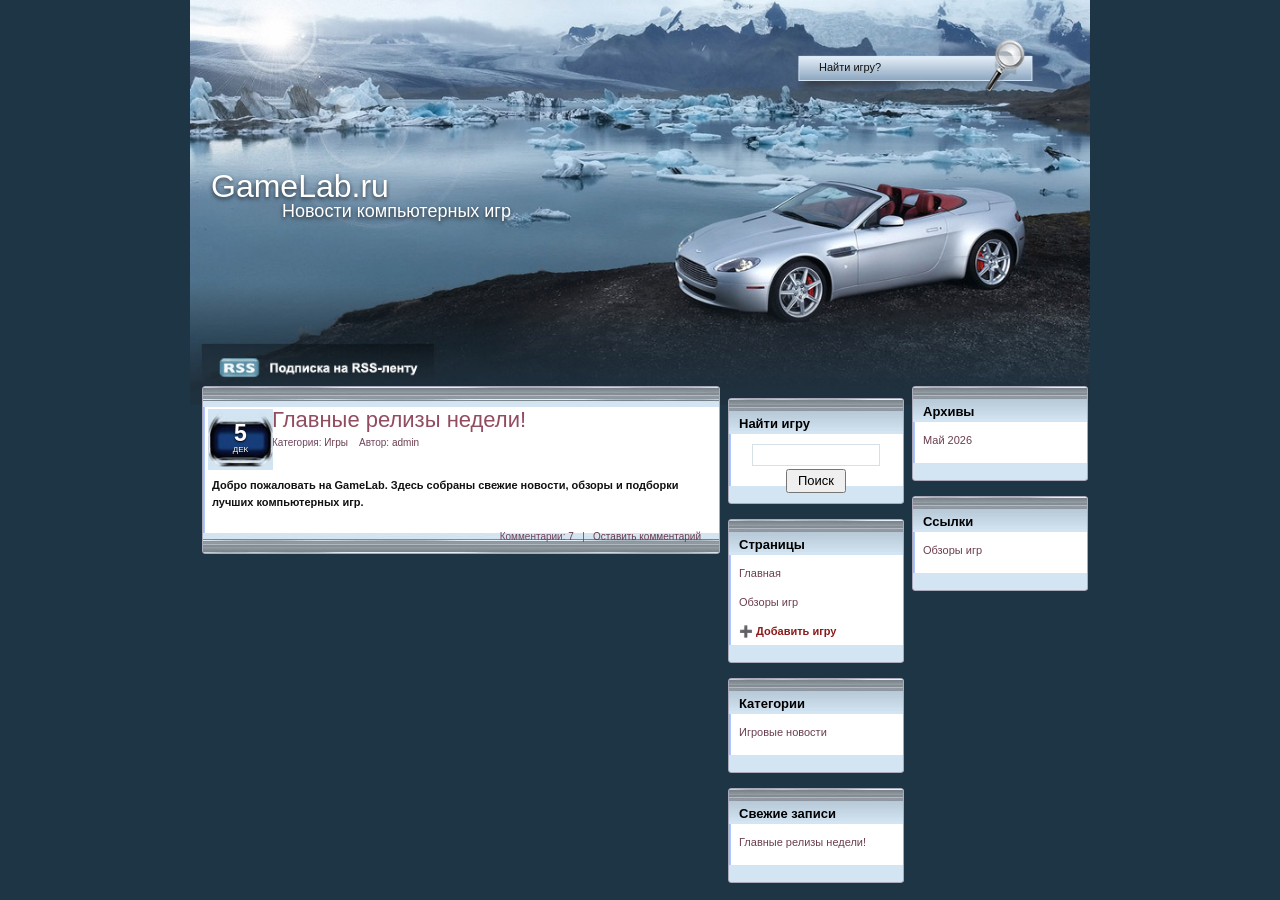
<file: index.html>
<!doctype html>
<html lang="ru">
<head>
  <meta charset="utf-8">
  <meta name="viewport" content="width=device-width, initial-scale=1.0">
  <title>GameLab.ru</title>
  <link rel="stylesheet" href="css/layout.css">
  <link rel="stylesheet" href="css/images.css">
  <link rel="stylesheet" href="css/menu.css">
  <link rel="stylesheet" href="css/text.css">
</head>
<body>
  <div class="page">
    <header class="header">
      <div class="site-title">GameLab.ru</div>
      <div class="site-description">Новости компьютерных игр</div>
      <form class="search-top" action="#" method="get">
        <input type="text" placeholder="Найти игру?">
      </form>
    </header>

    <main class="content">
      <article class="post">
        <div class="post-inner">
          <div class="post-date">
            <span class="day" id="currentDay">13</span>
            <span class="month" id="currentMonth">МАЙ</span>
          </div>
          <h1 class="post-title">Главные релизы недели!</h1>
          <div class="post-meta">Категория: <a href="#">Игры</a>&nbsp;&nbsp;&nbsp; Автор: <a href="#">admin</a></div>
          <div class="post-body">
            Добро пожаловать на GameLab. Здесь собраны свежие новости, обзоры и подборки лучших компьютерных игр.
          </div>
          <div class="post-footer">
            Комментарии: <a href="#">7</a>&nbsp;&nbsp; | &nbsp;&nbsp;<a href="#">Оставить комментарий</a>
          </div>
        </div>
      </article>

      <aside class="sidebar-column">
        <section class="sidebox">
          <div class="sidebox-title">Страницы</div>
          <div class="sidebox-content">
            <ul>
              <li><a href="index.html">Главная</a></li>
              <li><a href="Обзоры.html">Обзоры игр</a></li>
              <li><a href="Выборка.html" style="font-weight: bold; color: #8b1a1a;">➕ Добавить игру</a></li>
            </ul>
          </div>
        </section>

        <section class="sidebox">
          <div class="sidebox-title">Категории</div>
          <div class="sidebox-content">
            <ul>
              <li><a href="#">Игровые новости</a></li>
            </ul>
          </div>
        </section>

        <section class="sidebox search">
          <div class="sidebox-title">Найти игру</div>
          <div class="sidebox-content search-form">
            <form action="#" method="get">
              <input type="text" aria-label="Поиск">
              <button type="submit">Поиск</button>
            </form>
          </div>
        </section>

        <section class="sidebox">
          <div class="sidebox-title">Свежие записи</div>
          <div class="sidebox-content">
            <ul>
              <li><a href="#">Главные релизы недели!</a></li>
            </ul>
          </div>
        </section>
      </aside>

      <aside class="sidebar-column">
        <section class="sidebox">
          <div class="sidebox-title">Архивы</div>
          <div class="sidebox-content">
            <ul>
              <li><a href="#">Май 2026</a></li>
            </ul>
          </div>
        </section>

        <section class="sidebox">
          <div class="sidebox-title">Ссылки</div>
          <div class="sidebox-content">
            <ul>
              <li><a href="Обзоры.html">Обзоры игр</a></li>
            </ul>
          </div>
        </section>
      </aside>
    </main>
  </div>

  <script>
    const date = new Date();
    const day = date.getDate();
    const months = ['ЯНВ', 'ФЕВ', 'МАР', 'АПР', 'МАЙ', 'ИЮН', 'ИЮЛ', 'АВГ', 'СЕН', 'ОКТ', 'НОЯ', 'ДЕК'];
    const month = months[date.getMonth()];
    
    document.getElementById('currentDay').textContent = day;
    document.getElementById('currentMonth').textContent = month;
  </script>
</body>
</html>
</file>
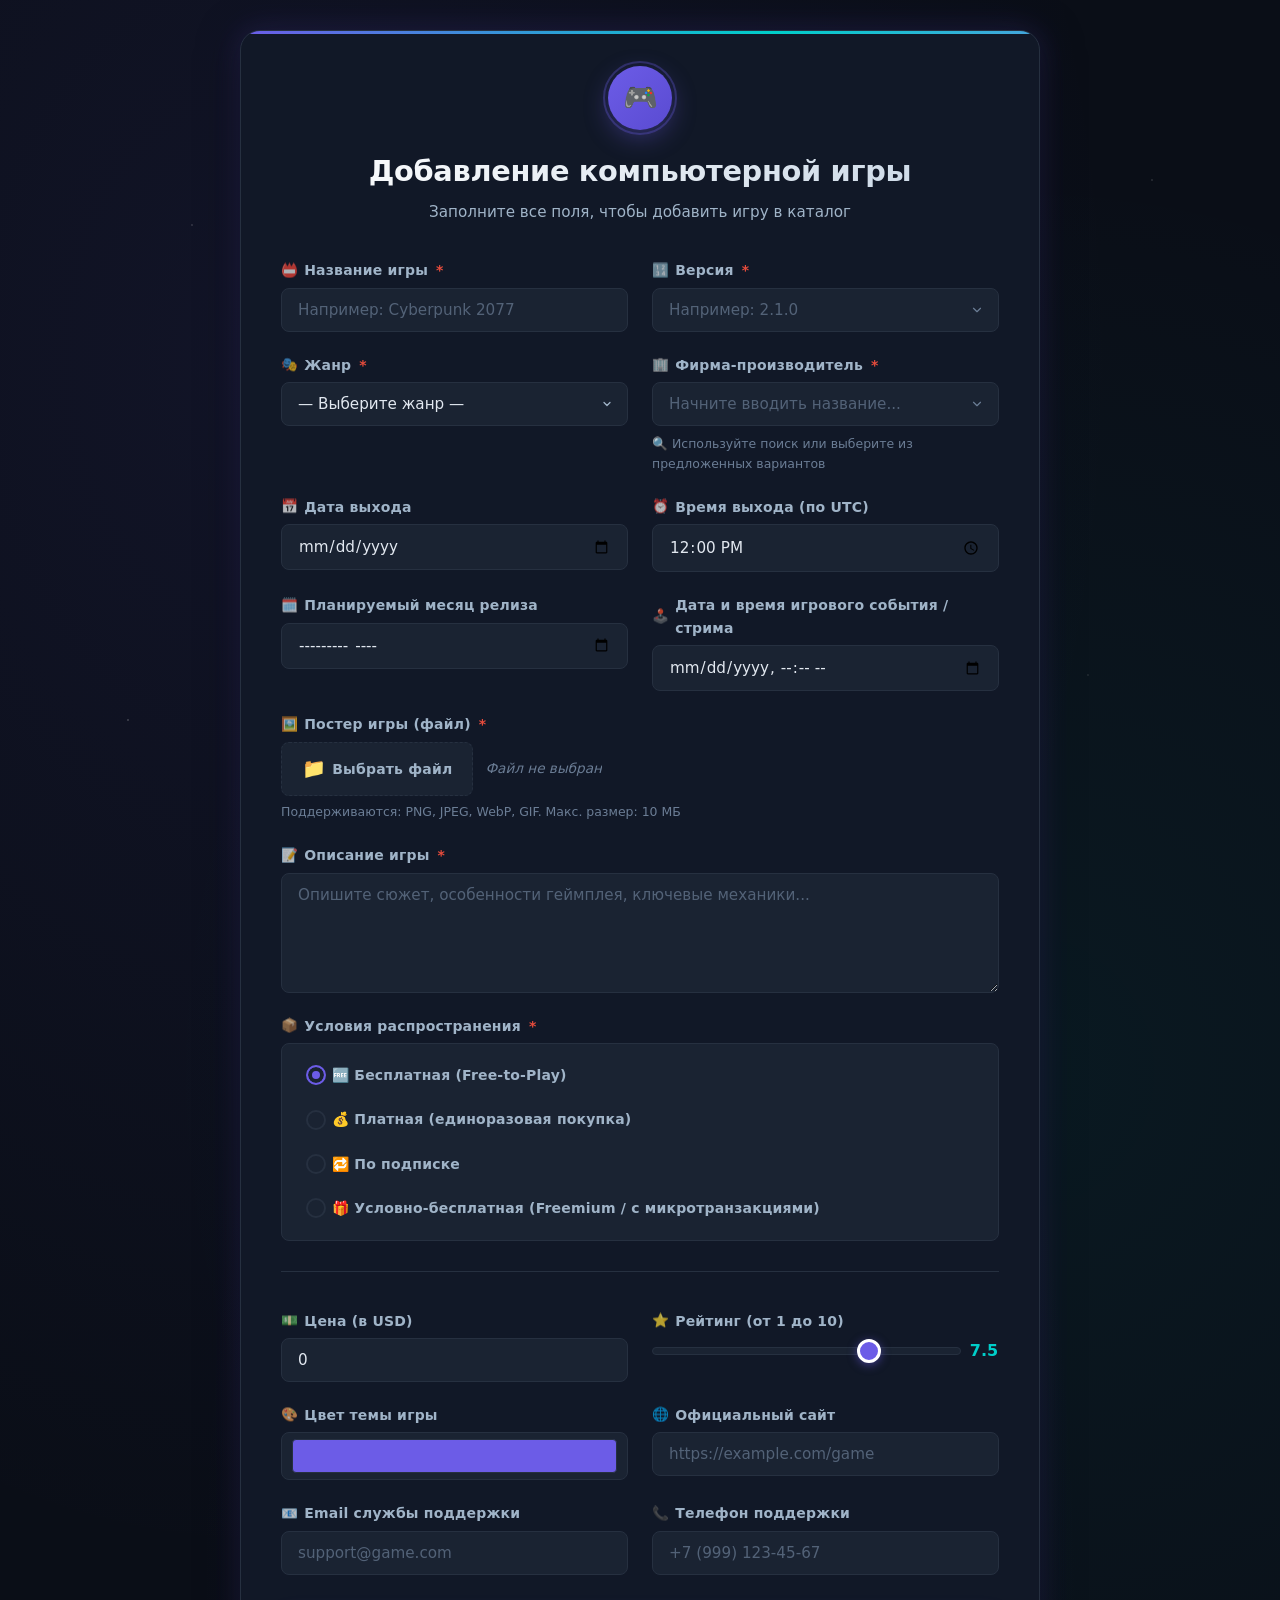
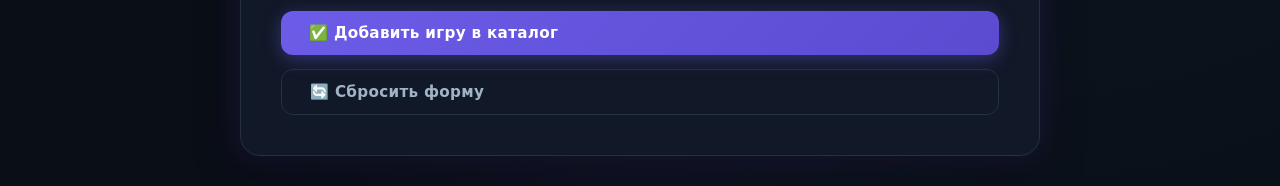
<file: Выборка.html>
<!DOCTYPE html>
<html lang="ru">
<head>
  <meta charset="UTF-8">
  <meta name="viewport" content="width=device-width, initial-scale=1.0">
  <title>Добавление компьютерной игры</title>
  <style>
    :root {
      --bg: #0a0e17;
      --surface: #111827;
      --surface-light: #1a2332;
      --primary: #6c5ce7;
      --primary-glow: #8b7cf0;
      --accent: #00cec9;
      --accent-glow: #00e5e0;
      --text: #e2e8f0;
      --text-secondary: #a0b4c8;
      --text-muted: #6b7d95;
      --border: #263040;
      --border-focus: #6c5ce7;
      --danger: #e74c3c;
      --radius-sm: 8px;
      --radius: 12px;
      --radius-lg: 16px;
      --radius-xl: 20px;
      --shadow-lg: 0 8px 40px rgba(0, 0, 0, 0.5);
      --transition: 0.25s cubic-bezier(0.4, 0, 0.2, 1);
    }

    * {
      margin: 0;
      padding: 0;
      box-sizing: border-box;
    }

    body {
      background: var(--bg);
      background-image:
        radial-gradient(ellipse at 20% 20%, rgba(108, 92, 231, 0.08) 0%, transparent 60%),
        radial-gradient(ellipse at 80% 60%, rgba(0, 206, 201, 0.06) 0%, transparent 60%),
        radial-gradient(ellipse at 50% 90%, rgba(108, 92, 231, 0.05) 0%, transparent 50%);
      font-family: 'Segoe UI', 'Inter', system-ui, -apple-system, sans-serif;
      color: var(--text);
      min-height: 100vh;
      display: flex;
      align-items: center;
      justify-content: center;
      padding: 30px 20px;
      line-height: 1.6;
      -webkit-font-smoothing: antialiased;
    }

    body::before {
      content: '';
      position: fixed;
      top: 0;
      left: 0;
      width: 100%;
      height: 100%;
      pointer-events: none;
      z-index: 0;
      background:
        radial-gradient(1px 1px at 15% 25%, rgba(255, 255, 255, 0.4), transparent),
        radial-gradient(1px 1px at 25% 45%, rgba(255, 255, 255, 0.3), transparent),
        radial-gradient(1.5px 1.5px at 35% 15%, rgba(255, 255, 255, 0.35), transparent),
        radial-gradient(1px 1px at 55% 65%, rgba(255, 255, 255, 0.3), transparent),
        radial-gradient(1.5px 1.5px at 65% 35%, rgba(255, 255, 255, 0.35), transparent),
        radial-gradient(1px 1px at 75% 55%, rgba(255, 255, 255, 0.3), transparent),
        radial-gradient(1px 1px at 85% 75%, rgba(255, 255, 255, 0.25), transparent),
        radial-gradient(1.5px 1.5px at 10% 80%, rgba(255, 255, 255, 0.3), transparent),
        radial-gradient(1px 1px at 45% 85%, rgba(255, 255, 255, 0.25), transparent),
        radial-gradient(1px 1px at 90% 20%, rgba(255, 255, 255, 0.35), transparent);
    }

    .form-wrapper {
      position: relative;
      z-index: 1;
      width: 100%;
      max-width: 800px;
      background: var(--surface);
      border-radius: var(--radius-xl);
      box-shadow: var(--shadow-lg), 0 0 30px rgba(108, 92, 231, 0.25);
      border: 1px solid var(--border);
      overflow: hidden;
    }

    .form-wrapper::before {
      content: '';
      position: absolute;
      top: 0;
      left: 0;
      right: 0;
      height: 3px;
      background: linear-gradient(90deg, var(--primary), var(--accent), var(--primary-glow), var(--accent-glow));
      background-size: 200% 100%;
      animation: shimmer 4s ease-in-out infinite;
      z-index: 2;
    }

    @keyframes shimmer {
      0%, 100% { background-position: 0% 50%; }
      50% { background-position: 100% 50%; }
    }

    .form-header {
      padding: 35px 40px 25px;
      text-align: center;
    }

    .form-header .icon {
      display: inline-flex;
      align-items: center;
      justify-content: center;
      width: 64px;
      height: 64px;
      border-radius: 50%;
      background: linear-gradient(135deg, var(--primary), #5a4bd1);
      margin-bottom: 18px;
      font-size: 28px;
      box-shadow: 0 8px 25px rgba(108, 92, 231, 0.35);
      position: relative;
    }

    .form-header .icon::after {
      content: '';
      position: absolute;
      inset: -5px;
      border-radius: 50%;
      border: 2px solid rgba(108, 92, 231, 0.3);
      animation: pulse-ring 2s ease-out infinite;
    }

    @keyframes pulse-ring {
      0% { transform: scale(1); opacity: 0.7; }
      100% { transform: scale(1.4); opacity: 0; }
    }

    .form-header h1 {
      font-size: 1.8rem;
      font-weight: 700;
      letter-spacing: -0.3px;
      color: #fff;
      margin-bottom: 6px;
      background: linear-gradient(135deg, #fff 0%, #c8d6e5 100%);
      -webkit-background-clip: text;
      -webkit-text-fill-color: transparent;
      background-clip: text;
    }

    .form-header .subtitle {
      font-size: 0.95rem;
      color: var(--text-secondary);
      font-weight: 400;
    }

    .form-body {
      padding: 10px 40px 40px;
    }

    .form-grid {
      display: grid;
      grid-template-columns: 1fr 1fr;
      gap: 22px 24px;
    }

    .form-grid .full-width {
      grid-column: 1 / -1;
    }

    @media (max-width: 600px) {
      .form-grid {
        grid-template-columns: 1fr;
      }
      .form-body {
        padding: 10px 20px 30px;
      }
      .form-header {
        padding: 25px 20px 15px;
      }
      .form-header h1 {
        font-size: 1.4rem;
      }
    }

    .form-group {
      display: flex;
      flex-direction: column;
      gap: 6px;
    }

    .form-group label {
      font-size: 0.875rem;
      font-weight: 600;
      color: var(--text-secondary);
      letter-spacing: 0.2px;
      display: flex;
      align-items: center;
      gap: 6px;
    }

    .form-group label .label-icon {
      font-size: 0.85rem;
      opacity: 0.7;
    }

    .form-group label .required {
      color: var(--danger);
      font-weight: 700;
      margin-left: 2px;
    }

    input[type="text"],
    input[type="email"],
    input[type="url"],
    input[type="tel"],
    input[type="search"],
    input[type="number"],
    input[type="date"],
    input[type="time"],
    input[type="datetime-local"],
    input[type="month"],
    input[type="color"],
    select,
    textarea {
      width: 100%;
      padding: 12px 16px;
      font-size: 0.95rem;
      font-family: inherit;
      color: var(--text);
      background: var(--surface-light);
      border: 1.5px solid var(--border);
      border-radius: var(--radius-sm);
      transition: var(--transition);
      outline: none;
      resize: vertical;
    }

    input:focus,
    select:focus,
    textarea:focus {
      border-color: var(--border-focus);
      box-shadow: 0 0 0 4px rgba(108, 92, 231, 0.12), 0 0 20px rgba(108, 92, 231, 0.08);
      background: #1c2838;
    }

    input::placeholder,
    textarea::placeholder {
      color: var(--text-muted);
      opacity: 0.7;
    }

    input[type="color"] {
      padding: 6px 10px;
      height: 48px;
      cursor: pointer;
      min-width: 80px;
    }

    input[type="color"]::-webkit-color-swatch-wrapper {
      padding: 0;
    }
    input[type="color"]::-webkit-color-swatch {
      border-radius: 4px;
      border: 1px solid var(--border);
    }

    input[type="range"] {
      -webkit-appearance: none;
      appearance: none;
      width: 100%;
      height: 8px;
      background: var(--surface-light);
      border-radius: 10px;
      border: 1px solid var(--border);
      outline: none;
      cursor: pointer;
      padding: 0;
    }

    input[type="range"]::-webkit-slider-thumb {
      -webkit-appearance: none;
      appearance: none;
      width: 24px;
      height: 24px;
      border-radius: 50%;
      background: var(--primary);
      border: 3px solid #fff;
      cursor: pointer;
      box-shadow: 0 2px 10px rgba(108, 92, 231, 0.5);
      transition: var(--transition);
    }

    input[type="range"]::-webkit-slider-thumb:hover {
      transform: scale(1.1);
      box-shadow: 0 4px 18px rgba(108, 92, 231, 0.6);
    }

    .range-output {
      display: flex;
      align-items: center;
      gap: 8px;
    }
    .range-output span {
      font-weight: 700;
      color: var(--accent);
      font-size: 1rem;
      min-width: 30px;
      text-align: center;
    }

    select {
      cursor: pointer;
      appearance: none;
      -webkit-appearance: none;
      background-image: url("data:image/svg+xml,%3Csvg xmlns='http://www.w3.org/2000/svg' width='12' height='12' viewBox='0 0 24 24' fill='none' stroke='%23a0b4c8' stroke-width='2.5' stroke-linecap='round' stroke-linejoin='round'%3E%3Cpolyline points='6 9 12 15 18 9'%3E%3C/polyline%3E%3C/svg%3E");
      background-repeat: no-repeat;
      background-position: right 14px center;
      padding-right: 40px;
    }

    select[size][multiple] {
      background-image: none;
      padding-right: 16px;
      min-height: 100px;
    }

    input[list] {
      background-image: url("data:image/svg+xml,%3Csvg xmlns='http://www.w3.org/2000/svg' width='14' height='14' viewBox='0 0 24 24' fill='none' stroke='%236b7d95' stroke-width='2' stroke-linecap='round' stroke-linejoin='round'%3E%3Cpolyline points='6 9 12 15 18 9'%3E%3C/polyline%3E%3C/svg%3E");
      background-repeat: no-repeat;
      background-position: right 14px center;
      padding-right: 38px;
    }

    .file-upload-wrapper {
      display: flex;
      align-items: center;
      gap: 12px;
      flex-wrap: wrap;
    }

    .file-upload-label {
      display: inline-flex;
      align-items: center;
      gap: 8px;
      padding: 11px 20px;
      background: var(--surface-light);
      border: 1.5px dashed var(--border);
      border-radius: var(--radius-sm);
      cursor: pointer;
      transition: var(--transition);
      font-weight: 500;
      font-size: 0.9rem;
      color: var(--text-secondary);
      white-space: nowrap;
    }

    .file-upload-label:hover {
      border-color: var(--primary);
      color: var(--primary-glow);
      background: rgba(108, 92, 231, 0.06);
    }

    .file-upload-label .upload-icon {
      font-size: 1.2rem;
    }

    input[type="file"] {
      position: absolute;
      opacity: 0;
      width: 0;
      height: 0;
      pointer-events: none;
    }

    .file-name {
      font-size: 0.85rem;
      color: var(--text-muted);
      font-style: italic;
      overflow: hidden;
      text-overflow: ellipsis;
      white-space: nowrap;
      max-width: 250px;
    }

    .radio-group {
      display: flex;
      flex-direction: column;
      gap: 10px;
      background: var(--surface-light);
      border-radius: var(--radius-sm);
      padding: 14px 16px;
      border: 1.5px solid var(--border);
    }

    .radio-option {
      display: flex;
      align-items: center;
      gap: 10px;
      cursor: pointer;
      font-size: 0.9rem;
      color: var(--text);
      padding: 6px 8px;
      border-radius: 6px;
      transition: var(--transition);
    }

    .radio-option:hover {
      background: rgba(255, 255, 255, 0.03);
    }

    .radio-option input[type="radio"] {
      appearance: none;
      -webkit-appearance: none;
      width: 20px;
      height: 20px;
      border: 2px solid var(--border);
      border-radius: 50%;
      cursor: pointer;
      position: relative;
      flex-shrink: 0;
      transition: var(--transition);
      background: transparent;
    }

    .radio-option input[type="radio"]:checked {
      border-color: var(--primary);
      background: var(--primary);
      box-shadow: inset 0 0 0 4px var(--surface-light);
    }

    .radio-option input[type="radio"]:focus-visible {
      outline: 2px solid var(--primary-glow);
      outline-offset: 2px;
    }

    .button-group {
      display: flex;
      gap: 14px;
      flex-wrap: wrap;
      margin-top: 8px;
    }

    button,
    .btn {
      padding: 13px 28px;
      font-size: 0.95rem;
      font-weight: 600;
      font-family: inherit;
      letter-spacing: 0.3px;
      border-radius: var(--radius);
      cursor: pointer;
      border: none;
      transition: var(--transition);
      display: inline-flex;
      align-items: center;
      gap: 8px;
    }

    .btn-submit {
      background: linear-gradient(135deg, var(--primary), #5a4bd1);
      color: #fff;
      box-shadow: 0 4px 18px rgba(108, 92, 231, 0.4);
    }
    .btn-submit:hover {
      box-shadow: 0 6px 28px rgba(108, 92, 231, 0.55);
      transform: translateY(-2px);
    }
    .btn-submit:active {
      transform: translateY(0);
      box-shadow: 0 2px 10px rgba(108, 92, 231, 0.3);
    }

    .btn-reset {
      background: transparent;
      color: var(--text-secondary);
      border: 1.5px solid var(--border);
    }
    .btn-reset:hover {
      border-color: #e74c3c;
      color: #e74c3c;
      background: rgba(231, 76, 60, 0.06);
    }

    hr.section-divider {
      border: none;
      border-top: 1px solid var(--border);
      margin: 8px 0 16px;
      grid-column: 1 / -1;
      position: relative;
    }
    hr.section-divider::after {
      content: attr(data-label);
      position: absolute;
      top: -10px;
      left: 0;
      background: var(--surface);
      padding: 0 14px 0 0;
      font-size: 0.8rem;
      font-weight: 600;
      color: var(--text-muted);
      text-transform: uppercase;
      letter-spacing: 1px;
    }

    @media (max-width: 600px) {
      .button-group {
        flex-direction: column;
      }
      .btn-submit,
      .btn-reset {
        justify-content: center;
        width: 100%;
      }
    }
  </style>
</head>
<body>

  <div class="form-wrapper">
    <!-- Заголовок формы -->
    <div class="form-header">
      <div class="icon">🎮</div>
      <h1>Добавление компьютерной игры</h1>
      <p class="subtitle">Заполните все поля, чтобы добавить игру в каталог</p>
    </div>

    <!-- Тело формы -->
    <div class="form-body">
      <!-- ИЗМЕНЕНИЕ: onsubmit вместо action и method -->
      <form name="gameForm" onsubmit="return showAlert(event)" enctype="multipart/form-data">

        <div class="form-grid">

          <!-- Название игры -->
          <div class="form-group">
            <label for="game_name">
              <span class="label-icon">📛</span> Название игры <span class="required">*</span>
            </label>
            <input type="text" id="game_name" name="game_name" placeholder="Например: Cyberpunk 2077" required autocomplete="off">
          </div>

          <!-- Версия (с datalist) -->
          <div class="form-group">
            <label for="game_version">
              <span class="label-icon">🔢</span> Версия <span class="required">*</span>
            </label>
            <input type="text" id="game_version" name="game_version" list="version_suggestions" placeholder="Например: 2.1.0" required>
            <datalist id="version_suggestions">
              <option value="1.0">
              <option value="1.0.1">
              <option value="1.5">
              <option value="2.0">
              <option value="2.1.0">
              <option value="3.0">
              <option value="Gold Edition">
              <option value="Definitive Edition">
              <option value="Game of the Year Edition">
              <option value="Remastered">
            </datalist>
          </div>

          <!-- Жанр (выпадающий список) -->
          <div class="form-group">
            <label for="game_genre">
              <span class="label-icon">🎭</span> Жанр <span class="required">*</span>
            </label>
            <select id="game_genre" name="game_genre" size="1" required>
              <option value="" disabled selected>— Выберите жанр —</option>
              <option value="action">Экшен (Action)</option>
              <option value="rpg">RPG (Ролевая игра)</option>
              <option value="strategy">Стратегия</option>
              <option value="shooter">Шутер</option>
              <option value="simulation">Симулятор</option>
              <option value="adventure">Приключение (Adventure)</option>
              <option value="horror">Хоррор / Survival Horror</option>
              <option value="racing">Гонки</option>
              <option value="sports">Спорт</option>
              <option value="puzzle">Головоломка</option>
              <option value="mmorpg">MMORPG</option>
              <option value="moba">MOBA</option>
              <option value="visual_novel">Визуальная новелла</option>
              <option value="indie">Инди</option>
              <option value="sandbox">Песочница (Sandbox)</option>
            </select>
          </div>

          <!-- Фирма-производитель (поиск + datalist) -->
          <div class="form-group">
            <label for="game_manufacturer">
              <span class="label-icon">🏢</span> Фирма-производитель <span class="required">*</span>
            </label>
            <input type="search" id="game_manufacturer" name="game_manufacturer" list="manufacturer_list" placeholder="Начните вводить название..." required autocomplete="off">
            <datalist id="manufacturer_list">
              <option value="CD Projekt Red">
              <option value="Rockstar Games">
              <option value="Ubisoft">
              <option value="Electronic Arts (EA)">
              <option value="Blizzard Entertainment">
              <option value="Bethesda Game Studios">
              <option value="Valve Corporation">
              <option value="Square Enix">
              <option value="Capcom">
              <option value="FromSoftware">
              <option value="Naughty Dog">
              <option value="Nintendo">
              <option value="Microsoft Game Studios">
              <option value="Sony Interactive Entertainment">
              <option value="Activision">
              <option value="Epic Games">
              <option value="Riot Games">
              <option value="Larian Studios">
            </datalist>
            <small style="color: var(--text-muted); font-size: 0.78rem; margin-top: 2px;">🔍 Используйте поиск или выберите из предложенных вариантов</small>
          </div>

          <!-- Дата выхода -->
          <div class="form-group">
            <label for="release_date">
              <span class="label-icon">📅</span> Дата выхода
            </label>
            <input type="date" id="release_date" name="release_date">
          </div>

          <!-- Время выхода -->
          <div class="form-group">
            <label for="release_time">
              <span class="label-icon">⏰</span> Время выхода (по UTC)
            </label>
            <input type="time" id="release_time" name="release_time" value="12:00">
          </div>

          <!-- Месяц релиза -->
          <div class="form-group">
            <label for="release_month">
              <span class="label-icon">🗓️</span> Планируемый месяц релиза
            </label>
            <input type="month" id="release_month" name="release_month">
          </div>

          <!-- Дата и время события -->
          <div class="form-group">
            <label for="event_datetime">
              <span class="label-icon">🕹️</span> Дата и время игрового события / стрима
            </label>
            <input type="datetime-local" id="event_datetime" name="event_datetime">
          </div>

          <!-- Постер (файл) -->
          <div class="form-group full-width">
            <label>
              <span class="label-icon">🖼️</span> Постер игры (файл) <span class="required">*</span>
            </label>
            <div class="file-upload-wrapper">
              <label class="file-upload-label" for="game_poster">
                <span class="upload-icon">📁</span> Выбрать файл
              </label>
              <input type="file" id="game_poster" name="game_poster" accept="image/png, image/jpeg, image/webp, image/gif" required>
              <span class="file-name" id="file_name_display">Файл не выбран</span>
            </div>
            <small style="color: var(--text-muted); font-size: 0.78rem;">Поддерживаются: PNG, JPEG, WebP, GIF. Макс. размер: 10 МБ</small>
          </div>

          <!-- Описание игры -->
          <div class="form-group full-width">
            <label for="game_description">
              <span class="label-icon">📝</span> Описание игры <span class="required">*</span>
            </label>
            <textarea id="game_description" name="game_description" cols="45" rows="5" placeholder="Опишите сюжет, особенности геймплея, ключевые механики..." required style="min-height: 120px;"></textarea>
          </div>

          <!-- Условия распространения (Radio) -->
          <div class="form-group full-width">
            <label>
              <span class="label-icon">📦</span> Условия распространения <span class="required">*</span>
            </label>
            <div class="radio-group">
              <label class="radio-option">
                <input type="radio" name="distribution" value="free" checked>
                <span>🆓 Бесплатная (Free-to-Play)</span>
              </label>
              <label class="radio-option">
                <input type="radio" name="distribution" value="paid">
                <span>💰 Платная (единоразовая покупка)</span>
              </label>
              <label class="radio-option">
                <input type="radio" name="distribution" value="subscription">
                <span>🔁 По подписке</span>
              </label>
              <label class="radio-option">
                <input type="radio" name="distribution" value="freemium">
                <span>🎁 Условно-бесплатная (Freemium / с микротранзакциями)</span>
              </label>
            </div>
          </div>

          <!-- Разделитель -->
          <hr class="section-divider" data-label="Дополнительная информация">

          <!-- Цена (Number) -->
          <div class="form-group">
            <label for="game_price">
              <span class="label-icon">💵</span> Цена (в USD)
            </label>
            <input type="number" id="game_price" name="game_price" min="0" max="9999" step="0.99" placeholder="59.99" value="0">
          </div>

          <!-- Рейтинг (Range) -->
          <div class="form-group">
            <label for="game_rating">
              <span class="label-icon">⭐</span> Рейтинг (от 1 до 10)
            </label>
            <div class="range-output">
              <input type="range" id="game_rating" name="game_rating" min="1" max="10" step="0.5" value="7.5" oninput="document.getElementById('rating_value').textContent = this.value">
              <span id="rating_value">7.5</span>
            </div>
          </div>

          <!-- Цветовая тема (Color) -->
          <div class="form-group">
            <label for="game_color">
              <span class="label-icon">🎨</span> Цвет темы игры
            </label>
            <input type="color" id="game_color" name="game_color" value="#6c5ce7">
          </div>

          <!-- Веб-сайт (URL) -->
          <div class="form-group">
            <label for="game_website">
              <span class="label-icon">🌐</span> Официальный сайт
            </label>
            <input type="url" id="game_website" name="game_website" placeholder="https://example.com/game" pattern="https?://.+" title="Введите корректный URL, начиная с http:// или https://">
          </div>

          <!-- Email поддержки -->
          <div class="form-group">
            <label for="support_email">
              <span class="label-icon">📧</span> Email службы поддержки
            </label>
            <input type="email" id="support_email" name="support_email" placeholder="support@game.com" autocomplete="email">
          </div>

          <!-- Телефон (Tel) -->
          <div class="form-group">
            <label for="support_phone">
              <span class="label-icon">📞</span> Телефон поддержки
            </label>
            <input type="tel" id="support_phone" name="support_phone" placeholder="+7 (999) 123-45-67" pattern="[\+0-9\s\-\(\)]{5,20}" title="Введите номер телефона в международном формате">
          </div>

          <!-- Кнопки -->
          <div class="form-group full-width button-group" style="margin-top: 14px;">
            <button type="submit" class="btn btn-submit">
              ✅ Добавить игру в каталог
            </button>
            <button type="reset" class="btn btn-reset" onclick="document.getElementById('file_name_display').textContent='Файл не выбран'; document.getElementById('rating_value').textContent='7.5';">
              🔄 Сбросить форму
            </button>
          </div>

        </div><!-- /form-grid -->
      </form>
    </div><!-- /form-body -->
  </div><!-- /form-wrapper -->

  <!-- Скрипт для отображения имени файла -->
  <script>
    const fileInput = document.getElementById('game_poster');
    const fileNameDisplay = document.getElementById('file_name_display');

    fileInput.addEventListener('change', function() {
      if (this.files && this.files.length > 0) {
        const name = this.files[0].name;
        fileNameDisplay.textContent = name;
        fileNameDisplay.style.color = '#2ecc71';
        fileNameDisplay.style.fontStyle = 'normal';
      } else {
        fileNameDisplay.textContent = 'Файл не выбран';
        fileNameDisplay.style.color = '#6b7d95';
        fileNameDisplay.style.fontStyle = 'italic';
      }
    });

    document.querySelector('.btn-reset').addEventListener('click', function() {
      setTimeout(() => {
        fileNameDisplay.textContent = 'Файл не выбран';
        fileNameDisplay.style.color = '#6b7d95';
        fileNameDisplay.style.fontStyle = 'italic';
      }, 10);
    });
  </script>

  <!-- ДОБАВЛЕНО: Скрипт имитации работы формы -->
  <script>
    function showAlert(e) {
      e.preventDefault(); // Отменяем отправку формы
      alert('✅ Игра успешно добавлена в каталог! ');
      return false;
    }
  </script>

</body>
</html>
</file>
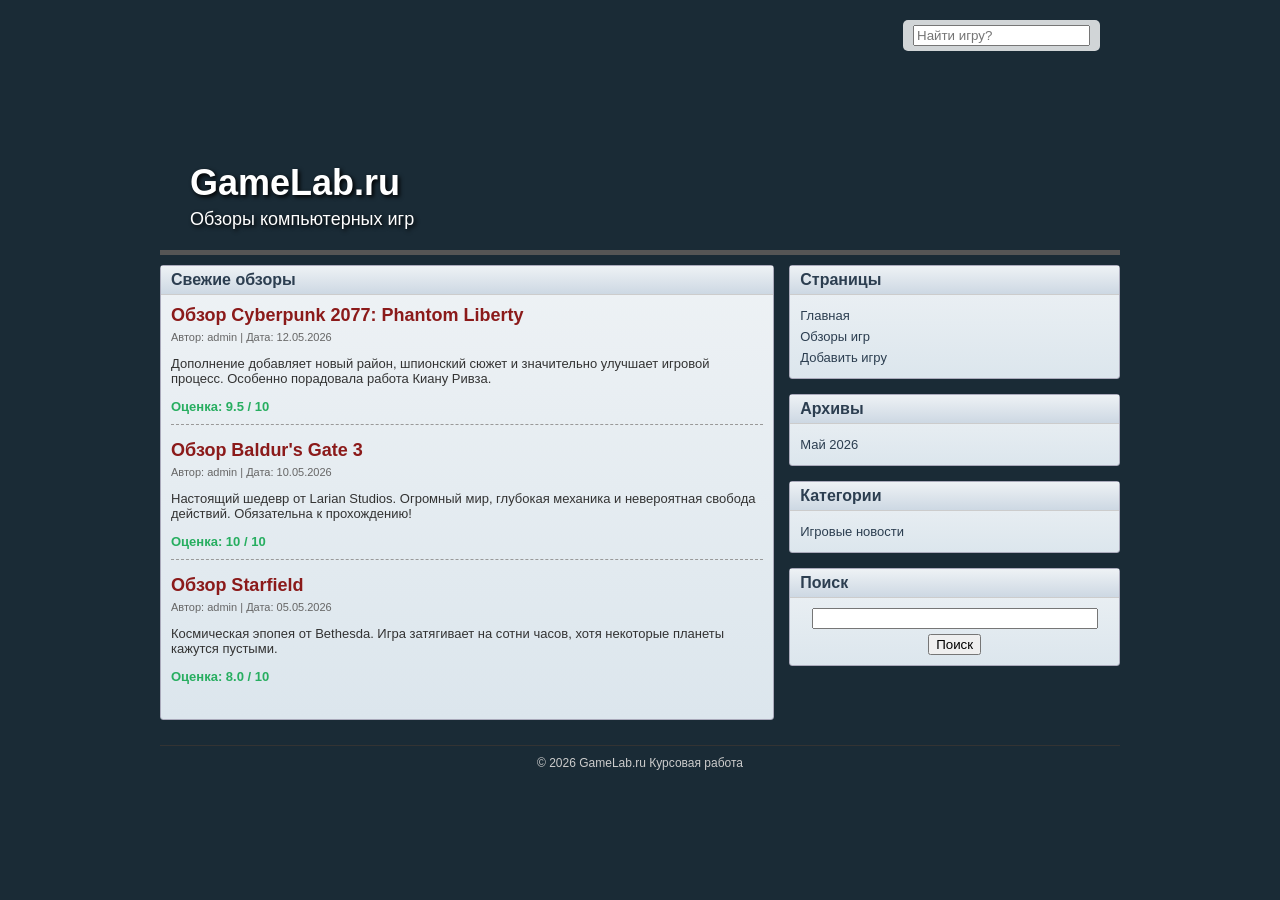
<file: Обзоры.html>
<!DOCTYPE html>
<html lang="ru">
<head>
    <meta charset="UTF-8">
    <meta name="viewport" content="width=device-width, initial-scale=1.0">
    <title>GameLab.ru - Обзоры игр</title>
    <style>
        /* Основные стили */
        body { 
            background-color: #1a2b36; 
            font-family: Arial, sans-serif; 
            color: #333; 
            margin: 0; 
            padding: 0; 
        }
        .container { 
            width: 960px; 
            margin: 0 auto; 
        }
        .header { 
            background: url('https://images.unsplash.com/photo-1492684223066-81342ee5ff30?q=80&w=2070&auto=format&fit=crop') no-repeat center top; 
            background-size: cover; 
            height: 250px; 
            position: relative; 
            border-bottom: 5px solid #555; 
        }
        .logo { 
            position: absolute; 
            bottom: 20px; 
            left: 30px; 
            color: #fff; 
            text-shadow: 2px 2px 4px #000; 
        }
        .logo h1 { 
            font-size: 36px; 
            margin: 0; 
        }
        .logo p { 
            font-size: 18px; 
            margin: 5px 0 0 0; 
        }
        .search-box { 
            position: absolute; 
            top: 20px; 
            right: 20px; 
            background: rgba(255,255,255,0.8); 
            padding: 5px 10px; 
            border-radius: 5px; 
        }
        
        .main-wrapper { 
            display: flex; 
            margin-top: 10px; 
        }
        .content { 
            width: 65%; 
            padding-right: 15px; 
        }
        .sidebar { 
            width: 35%; 
        }
        
        .block { 
            background: linear-gradient(to bottom, #eef2f5, #dce6ed); 
            border: 1px solid #aab; 
            margin-bottom: 15px; 
            border-radius: 3px; 
        }
        .block-header { 
            background: linear-gradient(to bottom, #eef2f5, #cdd8e3); 
            padding: 5px 10px; 
            border-bottom: 1px solid #ccc; 
            font-weight: bold; 
            color: #2c3e50; 
        }
        .block-content { 
            padding: 10px; 
            font-size: 13px; 
        }
        
        .post-title { 
            font-size: 18px; 
            color: #8b1a1a; 
            text-decoration: none; 
            font-weight: bold; 
            display: block; 
            margin-bottom: 5px; 
        }
        .post-title:hover { 
            text-decoration: underline; 
        }
        
        .review-item { 
            border-bottom: 1px dashed #999; 
            margin-bottom: 15px; 
            padding-bottom: 10px; 
        }
        .review-item:last-child { 
            border-bottom: none; 
        }
        .review-meta { 
            font-size: 11px; 
            color: #666; 
            margin-bottom: 5px; 
        }
        .review-score { 
            font-weight: bold; 
            color: #27ae60; 
        }
        
        .sidebar a { 
            display: block; 
            padding: 3px 0; 
            color: #2c3e50; 
            text-decoration: none; 
        }
        .sidebar a:hover { 
            text-decoration: underline; 
            color: #8b1a1a; 
        }
        .footer { 
            text-align: center; 
            padding: 10px; 
            color: #ccc; 
            font-size: 12px; 
            border-top: 1px solid #333; 
            margin-top: 10px; 
        }

        /* АДАПТИВНОСТЬ: Планшеты и телефоны */
        @media (max-width: 920px) {
            .container {
                width: 100%;
                padding: 0 10px;
            }
            .header {
                height: auto;
                min-height: 150px;
                background-size: cover;
            }
            .logo {
                position: static;
                padding: 10px 0 0 20px;
                text-shadow: 2px 2px 4px #000;
            }
            .logo h1 {
                font-size: 28px;
            }
            .search-box {
                position: static;
                margin: 10px 20px;
                background: rgba(255,255,255,0.9);
                width: auto;
            }
            .search-box input {
                width: 100%;
            }
            .main-wrapper {
                flex-direction: column;
            }
            .content {
                width: 100%;
                padding-right: 0;
            }
            .sidebar {
                width: 100%;
            }
        }

        /* АДАПТИВНОСТЬ: Маленькие телефоны (до 600px) */
        @media (max-width: 600px) {
            .logo h1 {
                font-size: 22px;
            }
            .logo p {
                font-size: 14px;
            }
            .block-header {
                font-size: 12px;
                padding: 5px 8px;
            }
            .post-title {
                font-size: 16px;
            }
            .review-meta {
                font-size: 10px;
            }
            .search-box {
                margin: 10px 10px;
            }
            .block-content {
                padding: 8px;
            }
        }
    </style>
</head>
<body>
    <div class="container">
        <div class="header">
            <div class="logo">
                <h1>GameLab.ru</h1>
                <p>Обзоры компьютерных игр</p>
            </div>
            <div class="search-box">
                <input type="text" placeholder="Найти игру?">
            </div>
        </div>

        <div class="main-wrapper">
            <!-- Main Content -->
            <div class="content">
                <div class="block">
                    <div class="block-header">Свежие обзоры</div>
                    <div class="block-content">
                        
                        <div class="review-item">
                            <a href="#" class="post-title">Обзор Cyberpunk 2077: Phantom Liberty</a>
                            <div class="review-meta">Автор: admin | Дата: 12.05.2026</div>
                            <p>Дополнение добавляет новый район, шпионский сюжет и значительно улучшает игровой процесс. Особенно порадовала работа Киану Ривза.</p>
                            <div class="review-score">Оценка: 9.5 / 10</div>
                        </div>

                        <div class="review-item">
                            <a href="#" class="post-title">Обзор Baldur's Gate 3</a>
                            <div class="review-meta">Автор: admin | Дата: 10.05.2026</div>
                            <p>Настоящий шедевр от Larian Studios. Огромный мир, глубокая механика и невероятная свобода действий. Обязательна к прохождению!</p>
                            <div class="review-score">Оценка: 10 / 10</div>
                        </div>

                        <div class="review-item">
                            <a href="#" class="post-title">Обзор Starfield</a>
                            <div class="review-meta">Автор: admin | Дата: 05.05.2026</div>
                            <p>Космическая эпопея от Bethesda. Игра затягивает на сотни часов, хотя некоторые планеты кажутся пустыми.</p>
                            <div class="review-score">Оценка: 8.0 / 10</div>
                        </div>

                    </div>
                </div>
            </div>

            <!-- Sidebar (такая же, как на главной) -->
            <div class="sidebar">
                <div class="block">
                    <div class="block-header">Страницы</div>
                    <div class="block-content">
                        <a href="index.html">Главная</a>
                        <a href="Обзоры.html">Обзоры игр</a>
                        <a href="Выборка.html">Добавить игру</a>
                    </div>
                </div>
                <div class="block">
                    <div class="block-header">Архивы</div>
                    <div class="block-content"><a href="#">Май 2026</a></div>
                </div>
                <div class="block">
                    <div class="block-header">Категории</div>
                    <div class="block-content"><a href="#">Игровые новости</a></div>
                </div>
                <div class="block">
                    <div class="block-header">Поиск</div>
                    <div class="block-content" style="text-align:center;">
                        <input type="text" style="width:90%; margin-bottom:5px;"><br>
                        <button>Поиск</button>
                    </div>
                </div>
            </div>
        </div>

        <div class="footer">
            &copy; 2026 GameLab.ru Курсовая работа
        </div>
    </div>
</body>
</html>
</file>
<file: css/layout.css>
*, *::before, *::after {
  box-sizing: border-box;
}

html,
body {
  margin: 0;
  min-height: 100%;
}

body {
  background: #1d3544;
}

.page {
  width: 900px;
  min-height: 815px;
  margin: 0 auto;
  position: relative;
}

.header {
  height: 386px;
  position: relative;
}

.site-title {
  position: absolute;
  left: 21px;
  top: 162px;
}

.site-description {
  position: absolute;
  left: 92px;
  top: 198px;
}

.search-top {
  position: absolute;
  left: 606px;
  top: 54px;
  width: 232px;
  height: 26px;
}

.search-top input {
  width: 190px;
  height: 20px;
  margin: 3px 0 0 18px;
  padding: 1px 5px;
  border: 0;
  outline: 0;
  background: transparent;
}

.content {
  display: grid;
  grid-template-columns: 518px 176px 176px;
  gap: 8px;
  align-items: start;
  padding-left: 12px;
}

.post {
  width: 518px;
  border: 1px solid #aab;
  border-radius: 3px;
  overflow: hidden;
}

.post-inner {
  min-height: 150px;
  position: relative;
  padding: 21px 18px 9px 69px;
}

.post-date {
  width: 65px;
  height: 61px;
  position: absolute;
  left: 5px;
  top: 22px;
  padding-top: 13px;
  text-align: center;
}

.post-date .day {
  display: block;
}

.post-date .month {
  display: block;
  margin-top: 1px;
}

.post-meta {
  margin-top: 3px;
}

.post-body {
  margin-top: 26px;
  margin-left: -60px;
  padding-right: 2px;
}

.post-footer {
  margin-top: 18px;
  text-align: right;
}

.sidebar-column {
  width: 176px;
}

.sidebox {
  width: 176px;
  margin-bottom: 15px;
  border: 1px solid #aab;
  border-radius: 3px;
  overflow: hidden;
}

.sidebox-title {
  height: 35px;
  padding: 18px 10px 0;
  position: relative;
}

.sidebox-title::before {
  content: "";
  position: absolute;
  left: 0;
  top: 0;
  width: 100%;
  height: 12px;
  pointer-events: none;
}

.sidebox-content {
  min-height: 58px;
  padding: 10px 17px 12px;
}

.sidebox.search {
  margin-top: 12px;
}

.search-form {
  padding-top: 16px;
  text-align: center;
}

.search-form input {
  width: 128px;
  height: 22px;
  border: 1px solid #d5e0e7;
  background: #fff;
}

.search-form button {
  display: block;
  margin: 3px auto 0;
  padding: 2px 10px 3px;
}
@media (max-width: 920px) {
  .page {
    width: 100%;
    min-height: auto;
  }

  .content {
    display: grid;
    grid-template-columns: 1fr;
    gap: 8px;
    padding: 0 10px;
    min-width: 0;
  }

  .post, .sidebar-column, .sidebox {
    width: 100% !important;
  }

  .header {
    height: auto;
    min-height: 100px;
  }

  .site-title, 
  .site-description {
    position: static;
    padding: 10px 20px;
  }

  .search-top {
	display: none; 
    position: static;
    width: 100%;
    margin: 10px 0;
    height: auto;
    padding: 10px;
  }

  .search-top input {
    width: 100%;
    margin: 0;
  }

  .post-inner {
    padding: 10px;
  }

  .post-date {
    position: static;
    width: 100%;
    margin-bottom: 10px;
    text-align: left;
  }

  .post-body {
    margin-top: 10px;
    margin-left: 0 !important;
    padding-right: 0;
    word-wrap: break-word;
    overflow: hidden;
  }

  .search-form input {
    width: 100%;
  }

  .search-form button {
    width: 100%;
    margin: 5px 0 0;
  }
}

   
  .sidebar-column { display: flex; flex-direction: column; }
  
  .sidebox { order: 1; }
  
  .sidebox-content {
    padding: 10px;
  }

  .sidebox-title {
    padding: 18px 10px 0;
  }
  
  .sidebox.search { order: 0; }
}

@media (max-width: 600px) {
  .site-title {
    font-size: 24px;
    padding: 10px 10px 0;
  }

  .site-description {
    font-size: 14px;
    padding: 0 10px 10px;
  }

  .search-top {
    padding: 8px 15px;
  }

  .search-top input {
    width: 100%;
    margin: 0;
    padding: 5px 10px;
    text-align: center;
    font-size: 14px;
    height: 30px;
  }

  .post-title {
    font-size: 18px;
  }

  .post-inner {
    padding: 10px;
  }

  .post-date {
    width: 55px;
    height: 55px;
    font-size: 14px;
  }

  .post-date .day {
    font-size: 18px;
  }

  .post-date .month {
    font-size: 7px;
  }

  .sidebox-title {
    font-size: 12px;
  }

  .sidebox-content {
    font-size: 12px;
    padding: 8px;
  }

  .search-form input {
    height: 28px;
    width: 100%;
    margin: 0 auto;
  }

  .search-form button {
    padding: 4px 0;
    font-size: 12px;
    width: 100%;
    max-width: 200px;
    margin: 5px auto 0;
  }
}
</file>
<file: css/images.css>
.page {
  background: url("../img/images/page.jpg") no-repeat top center;
  background-size: 900px 405px;
}

.post {
  background:
    url("../img/images/post_top.png") no-repeat top left,
    url("../img/images/post_bottom.png") no-repeat bottom left,
    url("../img/images/posts_bg.png") repeat-y left 20px;
  background-size: 518px 20px, 518px 20px, 518px 2px;
}

.post-date {
  background: url("../img/images/post_date.gif") no-repeat center center;
  background-size: 65px 61px;
}

.sidebox {
  background:
    url("../img/images/sidebar_box_top.png") no-repeat top left,
    url("../img/images/sidebar_box_bottom.png") no-repeat bottom left,
    url("../img/images/sidebar_bg.gif") repeat-y left 17px;
  background-size: 176px 17px, 176px 17px, 176px 2px;
}

.sidebox-title {
  background: url("../img/images/sidebar_title.png") no-repeat top left;
  background-size: 176px 35px;
}

.sidebox-title::before {
  background: url("../img/images/sidebar_box_top.png") no-repeat top left;
  background-size: 176px 17px;
}

@media (max-width: 920px)
{
  .page {
  background: url("../img/images/page_mobile.jpg") no-repeat top center;
  background-size: 900px 405px;
}
	
	
 .post {
  background:
    url("../img/images/post_top.png") repeat-x top left,
    url("../img/images/post_bottom.png") repeat-x bottom left,
    url("../img/images/posts_bg.png") repeat-y left 20px;
  background-size: 518px 20px, 518px 20px, 100% 2px;
}
	
	.sidebox-title::before {
    background: url(../img/images/sidebar_box_top.png) repeat-x top left;
    background-size: 176px 17px;
}

.sidebox-title {
    background: url(../img/images/sidebar_title.png) repeat-x top left;
    background-size: 176px 35px;
}

.sidebox {
    background: url(../img/images/sidebar_box_top.png) repeat-x top left, url(../img/images/sidebar_box_bottom.png) repeat-x bottom left, url(../img/images/sidebar_bg.gif) repeat left 17px;
    background-size: 176px 17px, 176px 17px, 100% 2px;
}
	
}
</file>
<file: css/menu.css>
a {
  color: #6b3d4f;
  text-decoration: none;
}

a:hover {
  text-decoration: underline;
}

.sidebox ul {
  list-style: none;
  margin: 0;
  padding: 0;
}

.sidebox li {
  margin: 0 0 12px;
}
</file>
<file: css/text.css>
body {
  color: #111;
  font-family: Verdana, Geneva, Tahoma, sans-serif;
  font-size: 11px;
  line-height: 1.55;
}

.site-title {
  color: #fff;
  font-family: Arial, Helvetica, sans-serif;
  font-size: 32px;
  font-weight: normal;
  letter-spacing: 0;
  text-shadow: 0 2px 4px rgba(0, 0, 0, 0.65);
}

.site-description {
  color: #fff;
  font-family: Arial, Helvetica, sans-serif;
  font-size: 18px;
  font-weight: normal;
  text-shadow: 0 2px 4px rgba(0, 0, 0, 0.7);
}

.search-top input {
  color: #111;
  font-size: 11px;
}

.search-top input::placeholder {
  color: #111;
  opacity: 1;
}

.post-title {
  margin: 0;
  color: #924c5f;
  font-family: Arial, Helvetica, sans-serif;
  font-size: 22px;
  font-weight: normal;
  line-height: 1.1;
}

.post-meta,
.post-footer {
  color: #70445c;
  font-size: 10px;
}

.post-body {
  color: #111;
  font-size: 11px;
  font-weight: bold;
}

.post-date {
  color: #fff;
  font-family: Arial, Helvetica, sans-serif;
  line-height: 1;
  text-shadow: 0 1px 2px #000;
}

.post-date .day {
  font-size: 23px;
  font-weight: bold;
}

.post-date .month {
  font-size: 8px;
}

.sidebox-title {
  color: #000;
  font-size: 13px;
  font-weight: bold;
  line-height: 1;
}

.sidebox-content {
  font-size: 11px;
}

.search-form button {
  font-family: Arial, Helvetica, sans-serif;
  font-size: 13px;
}
</file>
